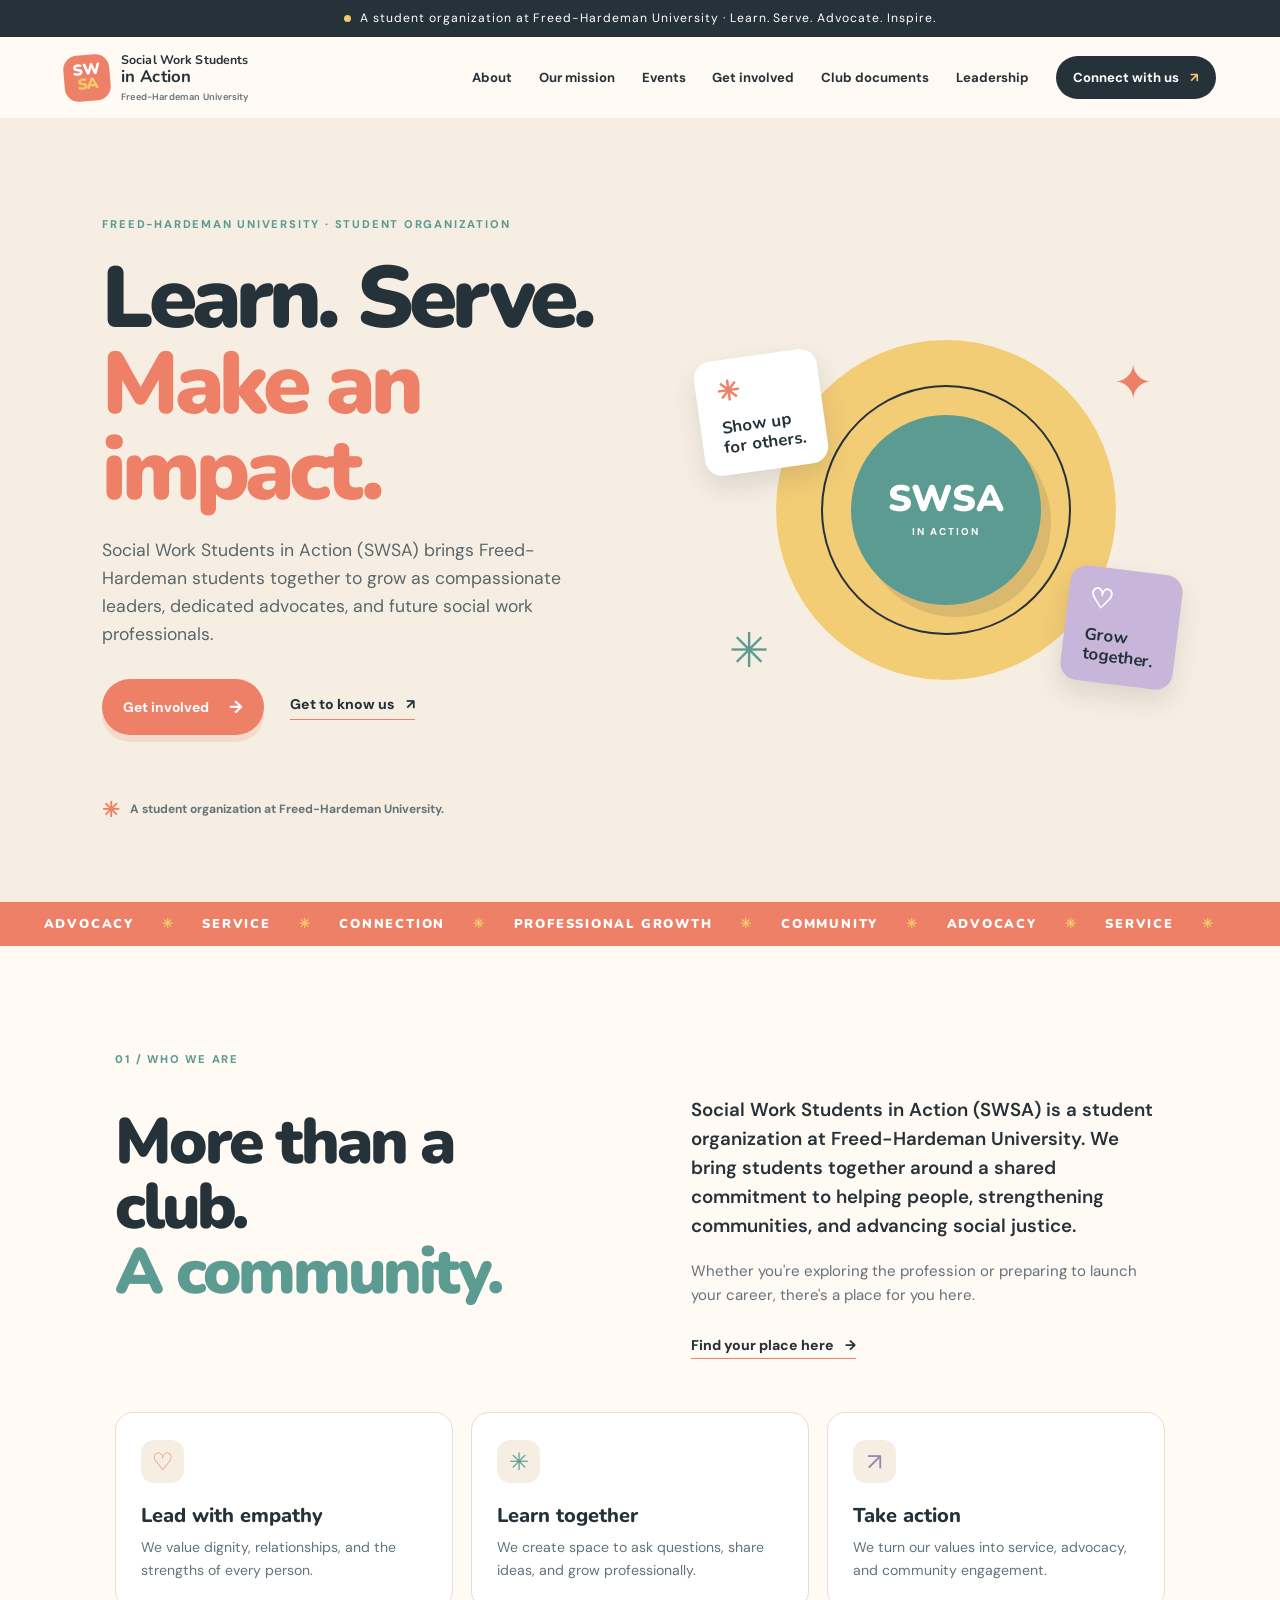
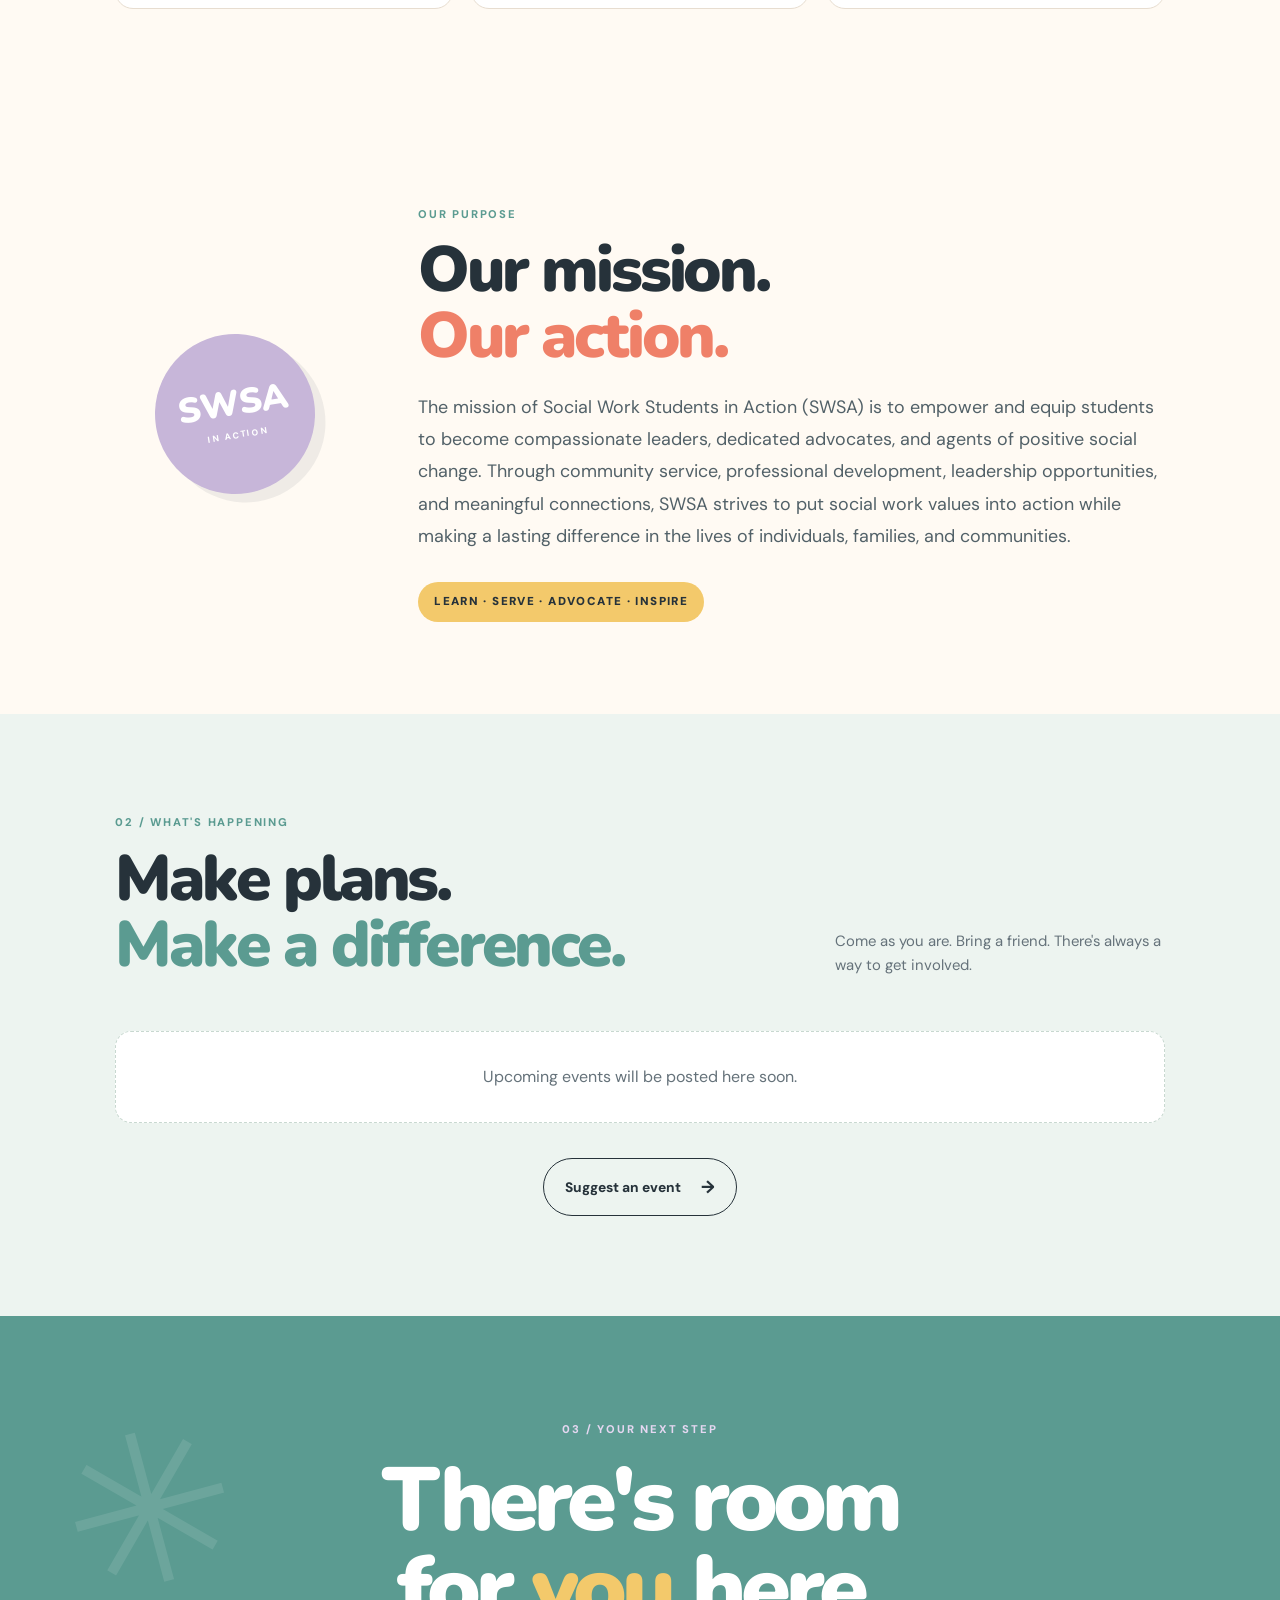
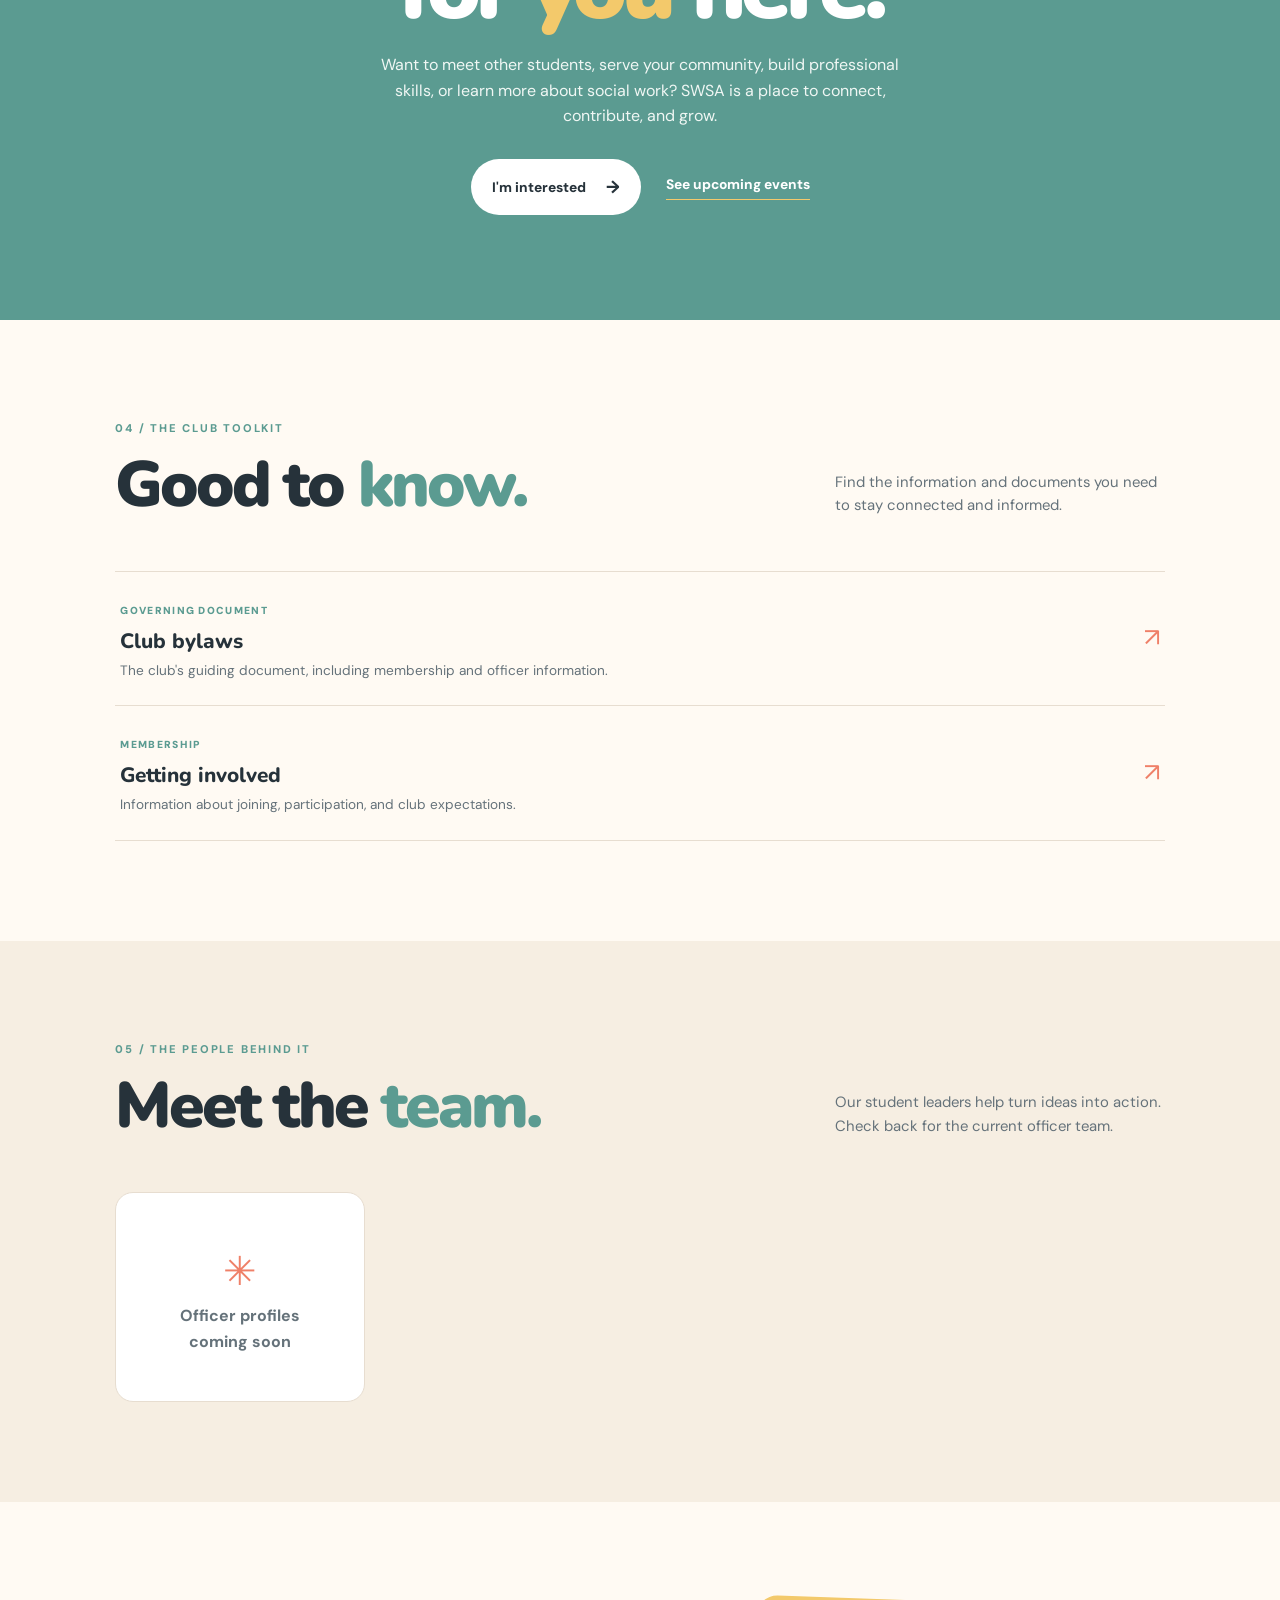
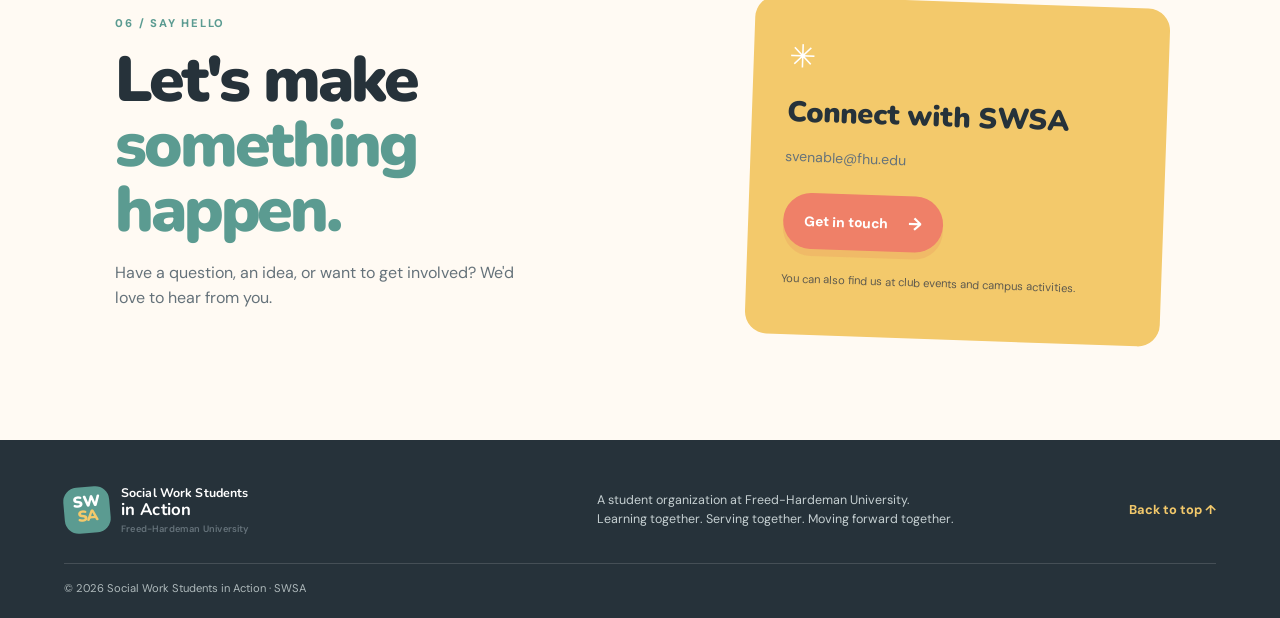
<file: index.html>
<!doctype html>
<html lang="en">
<head>
  <meta charset="utf-8"><meta name="viewport" content="width=device-width,initial-scale=1">
  <meta name="description" content="Social Work Students in Action (SWSA) — connection, service, and professional growth.">
  <title>Social Work Students in Action | SWSA</title>
  <link rel="preconnect" href="https://fonts.googleapis.com"><link rel="preconnect" href="https://fonts.gstatic.com" crossorigin>
  <link href="https://fonts.googleapis.com/css2?family=DM+Sans:wght@400;500;600;700&family=Nunito:wght@600;700;800;900&display=swap" rel="stylesheet">
  <link rel="stylesheet" href="styles.css">
</head>
<body>
  <div class="announcement" id="announcement"><span class="announcement-dot"></span><span id="announcementText">Making connections. Creating change. Taking action.</span></div>
  <header class="site-header">
    <a class="brand" href="#home" aria-label="SWSA home"><span class="brand-mark" aria-hidden="true">SW<span>SA</span></span><span class="brand-name">Social Work Students<br><b>in Action</b><small class="brand-affiliation">Freed-Hardeman University</small></span></a>
    <button class="menu-toggle" id="menuToggle" aria-label="Open navigation" aria-expanded="false">☰</button>
    <nav id="mainNav"><a href="#about">About</a><a href="#mission">Our mission</a><a href="#events">Events</a><a href="#get-involved">Get involved</a><a href="#documents">Club documents</a><a href="#leadership">Leadership</a><a class="nav-cta" href="#contact">Connect with us <span>↗</span></a></nav>
  </header>
  <main>
    <section class="hero" id="home">
      <div class="hero-copy"><p class="eyebrow" id="heroEyebrow">FREED-HARDEMAN UNIVERSITY · STUDENT ORGANIZATION</p><h1 id="heroTitle">Learn. Serve.<br><span>Make an impact.</span></h1><p class="hero-lede" id="heroIntro">Social Work Students in Action (SWSA) brings Freed-Hardeman students together to grow as compassionate leaders, dedicated advocates, and future social work professionals.</p><div class="hero-actions"><a class="button button-primary" href="#get-involved">Get involved <span>→</span></a><a class="text-link" href="#about">Get to know us <span>↗</span></a></div><div class="hero-note"><span class="sparkle">✳</span><span>A student organization at Freed-Hardeman University.</span></div></div>
      <div class="hero-art" aria-label="Decorative illustration"><div class="art-sun"></div><div class="art-card art-card-one"><span>✳</span><b>Show up<br>for others.</b></div><div class="art-card art-card-two"><span>♡</span><b>Grow<br>together.</b></div><div class="art-circle"><div class="circle-inner">SWSA<br><small>IN ACTION</small></div></div><div class="art-leaf leaf-one">✦</div><div class="art-leaf leaf-two">✳</div></div>
    </section>
    <section class="ticker"><div>ADVOCACY <i>✳</i> SERVICE <i>✳</i> CONNECTION <i>✳</i> PROFESSIONAL GROWTH <i>✳</i> COMMUNITY <i>✳</i> ADVOCACY <i>✳</i> SERVICE <i>✳</i></div></section>
    <section class="section about-section" id="about"><div class="section-kicker">01 / WHO WE ARE</div><div class="section-grid"><div><h2 id="aboutTitle">More than a club.<br><span>A community.</span></h2></div><div><p class="section-lede" id="aboutText">Social Work Students in Action (SWSA) brings students together around a shared commitment to helping people, strengthening communities, and advancing social justice.</p><p id="aboutExtra">Whether you're exploring the profession or preparing to launch your career, there's a place for you here.</p><a class="underlined-link" href="#get-involved">Find your place here <span>→</span></a></div></div><div class="values-grid" id="valuesGrid"><article><span class="value-icon">♡</span><h3>Lead with empathy</h3><p>We value dignity, relationships, and the strengths of every person.</p></article><article><span class="value-icon">✳</span><h3>Learn together</h3><p>We create space to ask questions, share ideas, and grow professionally.</p></article><article><span class="value-icon">↗</span><h3>Take action</h3><p>We turn our values into service, advocacy, and community engagement.</p></article></div></section>
    <section class="mission-section" id="mission"><div class="mission-stamp">SWSA<br><small>IN ACTION</small></div><div class="section-kicker">OUR PURPOSE</div><div class="mission-copy"><h2 id="missionTitle">Our mission.<br><span>Our action.</span></h2><p id="missionStatement">The mission of Social Work Students in Action (SWSA) is to empower and equip students to become compassionate leaders, dedicated advocates, and agents of positive social change. Through community service, professional development, leadership opportunities, and meaningful connections, SWSA strives to put social work values into action while making a lasting difference in the lives of individuals, families, and communities.</p><div class="mission-tagline" id="missionTagline">LEARN · SERVE · ADVOCATE · INSPIRE</div></div></section>
    <section class="events-section" id="events"><div class="section-head"><div><div class="section-kicker">02 / WHAT'S HAPPENING</div><h2>Make plans.<br><span>Make a difference.</span></h2></div><p>Come as you are. Bring a friend. There's always a way to get involved.</p></div><div class="events-grid" id="eventsGrid"><div class="empty-state">Upcoming events will be posted here soon.</div></div><div class="centered"><a class="button button-outline" href="#contact">Suggest an event <span>→</span></a></div></section>
    <section class="join-section" id="get-involved"><div class="join-shape">✳</div><div class="section-kicker">03 / YOUR NEXT STEP</div><h2>There's room<br>for <span>you</span> here.</h2><p id="joinText">Whether you want to meet other students, volunteer, build your resume, or learn more about the profession, SWSA is a place to get connected.</p><div class="join-actions"><a class="button button-light" id="joinLink" href="#contact">I'm interested <span>→</span></a><a class="join-secondary" href="#events">See upcoming events</a></div></section>
    <section class="resources-section" id="documents"><div class="section-head"><div><div class="section-kicker">04 / THE CLUB TOOLKIT</div><h2>Good to <span>know.</span></h2></div><p>Find the information and documents you need to stay connected and informed.</p></div><div class="resource-list" id="documentsList"><div class="resource-row"><div><span class="resource-type">GOVERNING DOCUMENT</span><h3>Club bylaws</h3><p>The club's guiding document, including membership and officer information.</p></div><span class="resource-arrow">↗</span></div><div class="resource-row"><div><span class="resource-type">MEMBERSHIP</span><h3>Getting involved</h3><p>Information about joining, participation, and club expectations.</p></div><span class="resource-arrow">↗</span></div></div></section>
    <section class="leadership-section" id="leadership"><div class="section-kicker">05 / THE PEOPLE BEHIND IT</div><div class="section-head"><h2>Meet the <span>team.</span></h2><p>Our student leaders help turn ideas into action. Check back for the current officer team.</p></div><div class="leaders-grid" id="leadersGrid"><div class="leader-placeholder"><span>✳</span><b>Officer profiles<br>coming soon</b></div></div></section>
    <section class="contact-section" id="contact"><div><div class="section-kicker">06 / SAY HELLO</div><h2>Let's make<br><span>something happen.</span></h2><p id="contactText">Have a question, an idea, or want to get involved? We'd love to hear from you.</p></div><div class="contact-card"><span class="contact-spark">✳</span><h3>Connect with SWSA</h3><p id="contactEmail">Add the club's preferred email or contact link in the website editor.</p><a id="contactLink" class="button button-primary" href="mailto:">Get in touch <span>→</span></a><p class="small-note">You can also find us at club events and campus activities.</p></div></section>
  </main>
  <footer><a class="brand footer-brand" href="#home"><span class="brand-mark" aria-hidden="true">SW<span>SA</span></span><span class="brand-name">Social Work Students<br><b>in Action</b><small class="brand-affiliation">Freed-Hardeman University</small></span></a><p>A student organization at Freed-Hardeman University.<br>Learning together. Serving together. Moving forward together.</p><a href="#home" class="back-top">Back to top ↑</a><div class="copyright">© <span id="year"></span> Social Work Students in Action · SWSA</div></footer>
  <script src="script.js"></script>
</body></html>
</file>
<file: styles.css>
:root{--ink:#26323a;--muted:#65727a;--paper:#fffaf3;--cream:#f6eee2;--coral:#ef8068;--coral-dark:#d96550;--teal:#5b9b91;--yellow:#f3c96b;--lilac:#c7b6d9;--line:#e7ddd0;--white:#fff;--display:'Nunito',sans-serif;--body:'DM Sans',sans-serif}*{box-sizing:border-box}html{scroll-behavior:smooth;scroll-padding-top:90px}body{margin:0;background:var(--paper);color:var(--ink);font-family:var(--body);line-height:1.6}.announcement{background:var(--ink);color:#fff;text-align:center;padding:9px 18px;font-size:.76rem;letter-spacing:.08em}.announcement-dot{display:inline-block;width:7px;height:7px;border-radius:50%;background:var(--yellow);margin-right:9px}.site-header{height:82px;padding:0 max(5vw,24px);display:flex;align-items:center;justify-content:space-between;background:var(--paper);position:sticky;top:0;z-index:20;border-bottom:1px solid rgba(38,50,58,.08)}.brand{display:flex;align-items:center;gap:11px;text-decoration:none;color:var(--ink)}.brand-mark{flex:none;width:46px;height:46px;border-radius:14px;background:var(--coral);color:white;display:grid;place-content:center;justify-items:center;font:900 .98rem/.88 var(--display);letter-spacing:-.04em;transform:rotate(-5deg)}.brand-mark span{color:var(--yellow)}.brand-name{font:700 .78rem/1.15 var(--display);letter-spacing:.01em}.brand-name b{font-size:1.05rem}.brand-affiliation{display:block;font:600 .58rem var(--body);color:var(--muted);letter-spacing:.02em;margin-top:4px}.site-header nav{display:flex;align-items:center;gap:clamp(14px,2.1vw,32px)}.site-header nav a{color:var(--ink);font-size:.82rem;text-decoration:none;font-weight:700}.site-header nav a:hover,.text-link:hover,.underlined-link:hover{color:var(--coral-dark)}.site-header nav .nav-cta{background:var(--ink);color:white;padding:11px 17px;border-radius:30px}.nav-cta span{color:var(--yellow);padding-left:8px}.menu-toggle{display:none;border:0;background:none;font-size:1.5rem;color:var(--ink)}.hero{min-height:590px;padding:85px max(8vw,30px) 76px;display:grid;grid-template-columns:1.05fr .95fr;align-items:center;gap:4vw;overflow:hidden;background:var(--cream)}.eyebrow,.section-kicker{font-size:.7rem;letter-spacing:.16em;font-weight:800;color:var(--teal)}.hero h1,.join-section h2{font:900 clamp(3.5rem,6.8vw,6.5rem)/.99 var(--display);letter-spacing:-.055em;margin:22px 0}.hero h1 span{color:var(--coral)}.hero-lede{font-size:1.1rem;max-width:510px;color:#59666c}.hero-actions{display:flex;align-items:center;gap:26px;margin-top:30px}.button{display:inline-flex;align-items:center;gap:20px;text-decoration:none;font-weight:800;font-size:.86rem;padding:14px 21px;border-radius:40px;transition:.2s}.button:hover{transform:translateY(-2px)}.button-primary{background:var(--coral);color:white;box-shadow:0 7px 0 rgba(217,101,80,.15)}.button-primary:hover{background:var(--coral-dark)}.button span{font-size:1.1rem}.text-link,.underlined-link{color:var(--ink);font-weight:800;text-decoration:none;border-bottom:1px solid var(--coral);padding-bottom:4px;font-size:.88rem}.text-link span,.underlined-link span{margin-left:8px}.hero-note{display:flex;align-items:center;gap:10px;margin-top:58px;color:var(--muted);font-size:.75rem;font-weight:700}.sparkle{color:var(--coral);font-size:1.3rem}.hero-art{height:410px;position:relative;max-width:520px;width:100%;justify-self:center}.art-sun{position:absolute;width:340px;height:340px;background:var(--yellow);border-radius:50%;top:30px;left:85px;opacity:.9}.art-circle{position:absolute;width:250px;height:250px;border:2px solid var(--ink);border-radius:50%;top:75px;left:130px;display:grid;place-items:center;transform:rotate(12deg)}.circle-inner{width:190px;height:190px;border-radius:50%;background:var(--teal);color:white;display:grid;place-content:center;text-align:center;font:900 2.3rem/.95 var(--display);transform:rotate(-12deg);box-shadow:10px 12px 0 rgba(38,50,58,.12)}.circle-inner small{font:800 .62rem var(--body);letter-spacing:.2em;margin-top:8px}.art-card{position:absolute;z-index:2;padding:17px 21px;border-radius:17px;box-shadow:0 12px 24px #26323a20;font:800 1.05rem/1.2 var(--display)}.art-card span{display:block;font-size:1.7rem;margin-bottom:8px}.art-card-one{background:#fff;top:45px;left:8px;transform:rotate(-8deg)}.art-card-one span{color:var(--coral)}.art-card-two{background:var(--lilac);right:0;bottom:35px;transform:rotate(7deg)}.art-card-two span{color:#fff}.art-leaf{position:absolute;color:var(--coral);font-size:3rem}.leaf-one{right:25px;top:35px}.leaf-two{left:38px;bottom:30px;color:var(--teal)}.ticker{overflow:hidden;background:var(--coral);color:white;padding:13px 0;font:900 .8rem var(--display);letter-spacing:.14em;white-space:nowrap}.ticker div{text-align:center}.ticker i{font-style:normal;color:var(--yellow);padding:0 22px}.section{padding:105px max(9vw,30px)}.section-grid{display:grid;grid-template-columns:1fr 1fr;gap:8vw;margin:26px 0 55px}.section h2,.section-head h2,.resources-section h2,.leadership-section h2,.contact-section h2{font:900 clamp(2.8rem,5vw,4.8rem)/1.02 var(--display);letter-spacing:-.05em;margin:15px 0}.section h2 span,.section-head h2 span,.resources-section h2 span,.leadership-section h2 span,.contact-section h2 span{color:var(--teal)}.section-lede{font-size:1.17rem;font-weight:600;line-height:1.55;margin-top:0}.section-grid p:not(.section-lede){color:var(--muted);font-size:.94rem;margin-bottom:25px}.values-grid{display:grid;grid-template-columns:repeat(3,1fr);gap:18px}.values-grid article{background:white;border:1px solid var(--line);border-radius:18px;padding:27px 25px}.value-icon{display:grid;place-items:center;width:43px;height:43px;border-radius:13px;background:var(--cream);color:var(--coral);font-size:1.5rem}.values-grid article:nth-child(2) .value-icon{color:var(--teal)}.values-grid article:nth-child(3) .value-icon{color:#9c83b4}.values-grid h3{font:800 1.25rem var(--display);margin:19px 0 7px}.values-grid p{font-size:.88rem;color:var(--muted);margin:0}.events-section{background:#edf4f0;padding:100px max(9vw,30px)}.section-head{display:flex;align-items:end;justify-content:space-between;gap:40px;margin-bottom:38px}.section-head>p{max-width:330px;color:var(--muted);font-size:.93rem}.events-grid{display:grid;grid-template-columns:repeat(3,1fr);gap:18px}.event-card{background:white;border-radius:18px;overflow:hidden;border:1px solid #dce8e2}.event-top{height:125px;background:var(--yellow);padding:20px;display:flex;justify-content:space-between;align-items:flex-start}.event-card:nth-child(3n+2) .event-top{background:var(--lilac)}.event-card:nth-child(3n) .event-top{background:#f3b3a4}.event-date{font:900 2rem/.9 var(--display)}.event-date small{display:block;font:800 .68rem var(--body);letter-spacing:.1em;margin-top:8px}.event-type{font-size:.65rem;letter-spacing:.1em;font-weight:900;background:#ffffff9c;padding:7px 10px;border-radius:20px}.event-body{padding:22px}.event-body h3{font:800 1.25rem var(--display);margin:0 0 8px}.event-body p{font-size:.85rem;color:var(--muted);margin:0 0 15px}.event-meta{font-size:.75rem;font-weight:700;color:var(--teal)}.event-link{display:inline-block;margin-top:15px;color:var(--ink);font-size:.8rem;font-weight:800;text-decoration:none;border-bottom:1px solid var(--coral)}.empty-state{grid-column:1/-1;background:#fff;border:1px dashed #c8d8d0;border-radius:16px;padding:32px;text-align:center;color:var(--muted)}.centered{text-align:center;margin-top:35px}.button-outline{border:1px solid var(--ink);color:var(--ink)}.join-section{position:relative;text-align:center;padding:105px 24px;background:var(--teal);color:white;overflow:hidden}.join-section .section-kicker{color:#e5d7f1}.join-section h2{font-size:clamp(3.5rem,7vw,6rem);margin:18px 0}.join-section h2 span{color:var(--yellow)}.join-section>p{max-width:540px;margin:0 auto;color:#f0f7f4}.join-actions{display:flex;justify-content:center;align-items:center;gap:25px;margin-top:30px}.button-light{background:white;color:var(--ink)}.join-secondary{color:white;font-size:.86rem;font-weight:800;text-decoration:none;border-bottom:1px solid var(--yellow);padding-bottom:4px}.join-shape{position:absolute;font-size:13rem;opacity:.1;left:5%;top:5%;transform:rotate(-15deg)}.resources-section,.leadership-section{padding:100px max(9vw,30px)}.resource-list{border-top:1px solid var(--line)}.resource-row{display:flex;align-items:center;justify-content:space-between;gap:20px;padding:24px 5px;border-bottom:1px solid var(--line);text-decoration:none;color:var(--ink)}.resource-row h3{font:800 1.3rem var(--display);margin:5px 0}.resource-row p{font-size:.85rem;color:var(--muted);margin:0}.resource-type{font-size:.64rem;letter-spacing:.13em;color:var(--teal);font-weight:900}.resource-arrow{font-size:1.6rem;color:var(--coral)}.leadership-section{background:var(--cream)}.leaders-grid{display:grid;grid-template-columns:repeat(4,1fr);gap:17px}.leader-card,.leader-placeholder{background:white;border-radius:18px;padding:20px;border:1px solid var(--line)}.leader-avatar{height:160px;border-radius:13px;background:var(--lilac);display:grid;place-items:center;font:900 3rem var(--display);color:white;margin-bottom:15px}.leader-card:nth-child(3n+2) .leader-avatar{background:var(--teal)}.leader-card:nth-child(3n) .leader-avatar{background:var(--coral)}.leader-card h3{font:800 1.1rem var(--display);margin:0}.leader-card p{font-size:.8rem;color:var(--muted);margin:3px 0}.leader-placeholder{min-height:210px;display:grid;place-content:center;text-align:center;color:var(--muted)}.leader-placeholder span{font-size:2.5rem;color:var(--coral)}.contact-section{padding:100px max(9vw,30px);display:grid;grid-template-columns:1fr .8fr;gap:9vw;align-items:center}.contact-section h2{font-size:clamp(2.8rem,5vw,4.8rem)}.contact-section>div>p{max-width:420px;color:var(--muted)}.contact-card{position:relative;background:var(--yellow);padding:35px;border-radius:22px;transform:rotate(2deg)}.contact-spark{font-size:2rem;color:white}.contact-card h3{font:900 1.8rem var(--display);margin:10px 0}.contact-card p{font-size:.88rem}.contact-card .button{margin-top:10px}.contact-card .small-note{font-size:.7rem;color:#5d594e;margin-top:22px}footer{background:var(--ink);color:white;padding:38px max(5vw,24px) 20px;display:grid;grid-template-columns:1fr 1fr auto;gap:20px;align-items:center}.footer-brand{color:white}.footer-brand .brand-mark{background:var(--teal)}footer>p{font-size:.78rem;color:#c6d0d2}footer .back-top{color:var(--yellow);font-size:.8rem;text-decoration:none;font-weight:700}.copyright{grid-column:1/-1;border-top:1px solid #ffffff24;padding-top:16px;color:#aeb9bb;font-size:.7rem}.hidden{display:none!important}
@media(max-width:900px){.site-header nav{gap:12px}.site-header nav a{font-size:.73rem}.hero{padding-top:60px}.hero-art{transform:scale(.88)}.section-grid{gap:4vw}.leaders-grid{grid-template-columns:repeat(2,1fr)}}
@media(max-width:700px){.site-header{height:72px}.menu-toggle{display:block}.site-header nav{display:none;position:absolute;top:71px;left:0;right:0;background:var(--paper);padding:18px 24px 25px;box-shadow:0 12px 18px #26323a14;flex-direction:column;align-items:stretch}.site-header nav.open{display:flex}.site-header nav a{font-size:.9rem;padding:8px}.site-header nav .nav-cta{text-align:center;margin-top:5px}.hero{grid-template-columns:1fr;padding:58px 25px 35px}.hero h1{font-size:clamp(3.6rem,15vw,5.2rem)}.hero-art{height:340px;transform:scale(.78);transform-origin:top center;margin-bottom:-45px}.hero-note{margin-top:35px}.section,.events-section,.resources-section,.leadership-section,.contact-section{padding:72px 25px}.section-grid,.contact-section{grid-template-columns:1fr;gap:20px}.values-grid,.events-grid{grid-template-columns:1fr}.section-head{display:block}.section-head>p{margin-top:18px}.join-section{padding:78px 25px}.join-actions{flex-direction:column;gap:17px}.leaders-grid{grid-template-columns:1fr 1fr}.leader-avatar{height:120px}.contact-card{max-width:440px}.resource-row{align-items:flex-start}.resource-row p{max-width:270px}footer{grid-template-columns:1fr auto}footer>p{grid-column:1/-1;grid-row:2;margin:0}.copyright{grid-row:3}.footer-brand{grid-column:1}.back-top{grid-column:2;grid-row:1}}

.mission-section{position:relative;display:grid;grid-template-columns:minmax(160px,.32fr) minmax(0,1fr);grid-template-rows:auto auto;column-gap:5vw;row-gap:14px;align-items:center;padding:92px max(9vw,30px);background:#fffaf3;overflow:hidden}.mission-stamp{grid-column:1;grid-row:1/3;justify-self:center}.mission-section .section-kicker{grid-column:2;grid-row:1;align-self:end;margin:0}.mission-copy{grid-column:2;grid-row:2;align-self:start;max-width:820px}.mission-copy h2{font:900 clamp(2.8rem,5vw,4.6rem)/1.02 var(--display);letter-spacing:-.05em;margin:0 0 22px}.mission-copy h2 span{color:var(--coral)}.mission-copy>p{font-size:1.12rem;line-height:1.8;color:#526168;max-width:780px}.mission-tagline{display:inline-block;margin-top:12px;padding:11px 16px;border-radius:30px;background:#f3c96b;color:#26323a;font-size:.72rem;font-weight:900;letter-spacing:.12em}.mission-stamp{width:160px;height:160px;border-radius:50%;display:grid;place-content:center;text-align:center;background:var(--lilac);color:white;font:900 2.2rem/.95 var(--display);transform:rotate(-9deg);box-shadow:9px 10px 0 #26323a12}.mission-stamp small{font:800 .55rem var(--body);letter-spacing:.2em;margin-top:8px}@media(max-width:700px){.mission-section{grid-template-columns:1fr;grid-template-rows:none;padding:72px 25px;gap:24px}.mission-stamp,.mission-section .section-kicker,.mission-copy{grid-column:1;grid-row:auto;justify-self:start}.mission-section .section-kicker{margin-bottom:-12px}.mission-stamp{width:112px;height:112px;font-size:1.6rem}.mission-copy h2{font-size:3rem}}
</file>
